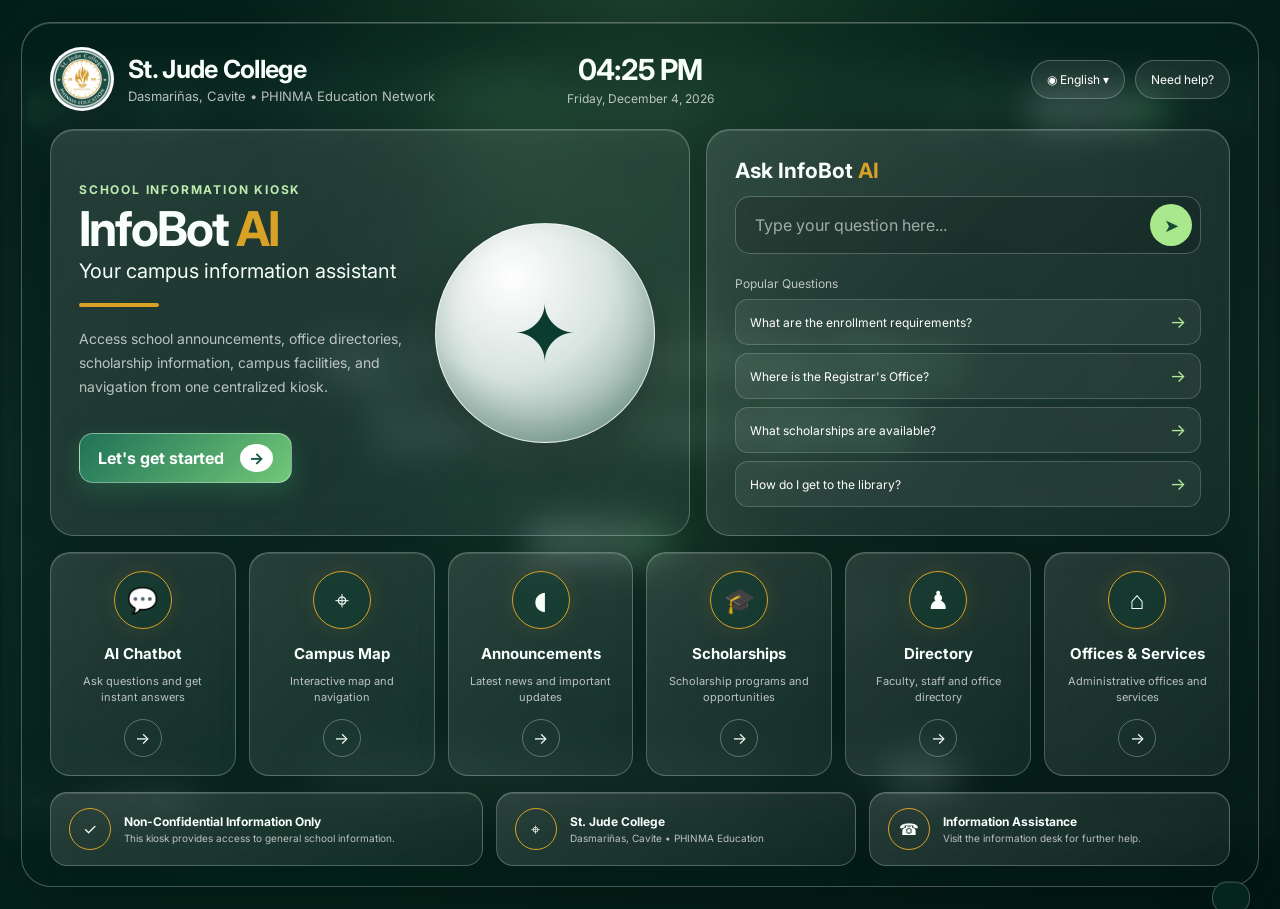
<file: source/index.html>
<!DOCTYPE html>
<html lang="en">
<head>
<meta charset="UTF-8">
<meta name="viewport" content="width=device-width, initial-scale=1.0">
<title>InfoBot AI | St. Jude College Dasmariñas</title>
<link rel="preconnect" href="https://fonts.googleapis.com">
<link rel="preconnect" href="https://fonts.gstatic.com" crossorigin>
<link href="https://fonts.googleapis.com/css2?family=Inter:wght@400;500;600;700;800&display=swap" rel="stylesheet">
<style>
:root{
  --green:#145744; --green2:#0b3c30; --green3:#1f7257;
  --gold:#d9a126; --lime:#a9e88c; --white:#fff;
  --text:#f8fffb; --muted:rgba(255,255,255,.70);
  --glass:rgba(8,46,37,.40); --glass2:rgba(255,255,255,.10);
  --line:rgba(255,255,255,.24); --shadow:0 24px 70px rgba(0,0,0,.28);
}
*{box-sizing:border-box}
html,body{margin:0;min-height:100%;font-family:Inter,Arial,sans-serif;color:var(--text)}
body{
  background:
    linear-gradient(120deg,rgba(4,37,30,.84),rgba(8,65,49,.56) 45%,rgba(4,30,25,.82)),
    url("assets/campus_photo.png") center/cover fixed;
  overflow-x:hidden;
}
body:before{
  content:"";position:fixed;inset:-30px;z-index:-1;
  background:inherit;filter:blur(3px);transform:scale(1.04);
}
body:after{
  content:"";position:fixed;inset:0;z-index:-1;pointer-events:none;
  background:radial-gradient(circle at 50% 0%,rgba(185,239,157,.14),transparent 38%);
}
button,input{font:inherit}
button{cursor:pointer}

.kiosk{
  width:min(1500px,calc(100% - 42px));
  margin:22px auto;
  min-height:calc(100vh - 44px);
  padding:24px 28px 20px;
  border:1px solid rgba(255,255,255,.28);
  border-radius:30px;
  background:rgba(3,30,24,.25);
  backdrop-filter:blur(18px);
  -webkit-backdrop-filter:blur(18px);
  box-shadow:var(--shadow),inset 0 1px 0 rgba(255,255,255,.16);
}
.glass{
  background:linear-gradient(135deg,rgba(255,255,255,.13),rgba(255,255,255,.055));
  border:1px solid var(--line);
  box-shadow:inset 0 1px 0 rgba(255,255,255,.14),0 12px 35px rgba(0,0,0,.10);
  backdrop-filter:blur(20px);
  -webkit-backdrop-filter:blur(20px);
}
header{
  display:grid;grid-template-columns:1fr auto 1fr;align-items:center;
  gap:20px;margin-bottom:18px;
}
.brand{display:flex;align-items:center;gap:14px}
.logo{width:64px;height:64px;border-radius:50%;object-fit:cover;background:#fff;border:2px solid rgba(255,255,255,.6)}
.brand h1{margin:0;font-size:25px;letter-spacing:-.7px}
.brand p{margin:4px 0 0;color:var(--muted);font-size:13px}
.clock{text-align:center}
.clock strong{display:block;font-size:29px;letter-spacing:-1px}
.clock span{font-size:12px;color:var(--muted)}
.header-right{display:flex;justify-content:flex-end;align-items:center;gap:10px}
.pill{
  border:1px solid var(--line);background:rgba(255,255,255,.07);
  color:#fff;border-radius:999px;padding:11px 15px;font-size:12px;
}
.phinma{
  height:40px;width:auto;object-fit:contain;filter:brightness(0) invert(1);opacity:.95;
  display:none;
}

.hero{display:grid;grid-template-columns:1.1fr .9fr;gap:16px}
.panel{border-radius:24px;padding:28px}
.welcome{min-height:335px;display:grid;grid-template-columns:1.2fr .8fr;align-items:center;overflow:hidden}
.eyebrow{font-size:12px;text-transform:uppercase;letter-spacing:1.8px;color:#bdebb0;font-weight:700}
h2{margin:8px 0 5px;font-size:48px;line-height:1.02;letter-spacing:-2px}
h2 em{font-style:normal;color:var(--gold)}
.subtitle{font-size:20px;margin:0 0 14px}
.description{max-width:580px;color:var(--muted);font-size:14px;line-height:1.7}
.line{width:80px;height:4px;background:var(--gold);border-radius:99px;margin:20px 0}
.robot{
  width:220px;height:220px;border-radius:50%;margin:auto;
  background:radial-gradient(circle at 35% 25%,#fff,#d7e3df 45%,#719387 100%);
  border:1px solid rgba(255,255,255,.7);
  box-shadow:0 22px 50px rgba(0,0,0,.25),inset 0 -18px 30px rgba(15,75,57,.2);
  display:grid;place-items:center;color:var(--green2);font-size:78px;
}
.start{
  margin-top:20px;padding:14px 18px;border-radius:14px;border:1px solid rgba(255,255,255,.4);
  background:linear-gradient(135deg,var(--green3),#72c878);color:#fff;font-weight:700;
  box-shadow:0 8px 25px rgba(60,200,120,.20);
}
.start span{margin-left:12px;background:#fff;color:var(--green);padding:4px 9px;border-radius:50%}

.ask h3{margin:0 0 13px;font-size:21px}
.ask h3 b{color:var(--gold)}
.search{
  display:flex;align-items:center;gap:10px;border:1px solid var(--line);
  background:rgba(0,0,0,.12);border-radius:15px;padding:7px 8px;
}
.search input{flex:1;background:transparent;border:0;outline:0;color:#fff;padding:11px}
.search input::placeholder{color:rgba(255,255,255,.58)}
.search button{width:42px;height:42px;border:0;border-radius:50%;background:var(--lime);color:#174a39;font-size:18px}
.ask-label{font-size:12px;color:var(--muted);margin:22px 0 8px}
.questions{display:grid;gap:8px}
.question{
  border:1px solid rgba(255,255,255,.18);background:rgba(255,255,255,.06);
  color:#fff;text-align:left;border-radius:13px;padding:12px 14px;
  display:flex;justify-content:space-between;align-items:center;font-size:12px;
  transition:.2s;
}
.question:hover{background:rgba(255,255,255,.13);transform:translateY(-1px)}
.question span{font-size:17px;color:#b7e99d}

.features{display:grid;grid-template-columns:repeat(6,1fr);gap:13px;margin-top:16px}
.feature{min-height:205px;border-radius:20px;padding:18px;text-align:center;transition:.25s}
.feature:hover{transform:translateY(-5px);background:rgba(255,255,255,.14)}
.ficon{
  width:58px;height:58px;margin:0 auto 15px;border-radius:50%;
  border:1px solid var(--gold);display:grid;place-items:center;font-size:25px;
  background:rgba(8,61,48,.35);box-shadow:0 0 22px rgba(217,161,38,.12);
}
.feature h3{font-size:15px;margin:0 0 7px}
.feature p{font-size:11px;line-height:1.45;color:var(--muted);min-height:32px}
.arrow{width:38px;height:38px;border-radius:50%;margin:13px auto 0;border:1px solid rgba(255,255,255,.3);display:grid;place-items:center}

.bottom{display:grid;grid-template-columns:1.2fr 1fr 1fr;gap:13px;margin-top:16px}
.info{border-radius:17px;padding:15px 18px;display:flex;align-items:center;gap:13px}
.info .ico{width:42px;height:42px;border-radius:50%;display:grid;place-items:center;border:1px solid var(--gold)}
.info strong{display:block;font-size:12px}.info span{display:block;color:var(--muted);font-size:10px;margin-top:3px}

.toast{
  position:fixed;right:30px;bottom:28px;z-index:20;max-width:360px;
  background:rgba(5,39,31,.92);border:1px solid rgba(255,255,255,.25);
  backdrop-filter:blur(18px);padding:15px 18px;border-radius:15px;
  box-shadow:var(--shadow);transform:translateY(130%);transition:.3s;font-size:13px;
}
.toast.show{transform:translateY(0)}

.modal{
  position:fixed;inset:0;background:rgba(0,0,0,.55);backdrop-filter:blur(10px);
  display:none;align-items:center;justify-content:center;z-index:10;padding:20px;
}
.modal.show{display:flex}
.modal-card{width:min(720px,100%);max-height:85vh;overflow:auto;border-radius:24px;padding:28px}
.modal-head{display:flex;justify-content:space-between;align-items:center}
.modal-head h3{margin:0;font-size:24px}
.close{background:rgba(255,255,255,.1);border:1px solid var(--line);color:#fff;border-radius:50%;width:38px;height:38px}
.modal-content{margin-top:20px;color:var(--muted);font-size:14px;line-height:1.7}
.modal-content .row{padding:14px 0;border-bottom:1px solid rgba(255,255,255,.12)}
.modal-content strong{color:#fff}

@media(max-width:1100px){
  .features{grid-template-columns:repeat(3,1fr)}
  .hero{grid-template-columns:1fr}
}
@media(max-width:760px){
  .kiosk{width:calc(100% - 18px);margin:9px;padding:16px;border-radius:22px}
  header{grid-template-columns:1fr auto}.clock{display:none}
  .brand h1{font-size:19px}.logo{width:50px;height:50px}
  .welcome{grid-template-columns:1fr}.robot{width:150px;height:150px;font-size:52px;margin-top:15px}
  h2{font-size:38px}.features{grid-template-columns:repeat(2,1fr)}
  .bottom{grid-template-columns:1fr}
}
@media(max-width:450px){.features{grid-template-columns:1fr}.panel{padding:20px}.header-right .pill:first-child{display:none}}
</style>
</head>
<body>
<div class="kiosk">

<header>
  <div class="brand">
    <img class="logo" src="assets/school_logo.png" alt="St. Jude College logo">
    <div>
      <h1>St. Jude College</h1>
      <p>Dasmariñas, Cavite • PHINMA Education Network</p>
    </div>
  </div>
  <div class="clock"><strong id="time">--:--</strong><span id="date">Loading date...</span></div>
  <div class="header-right"><button class="pill" id="language">◉ English ▾</button><button class="pill" id="help">Need help?</button></div>
</header>

<section class="hero">
  <div class="glass panel welcome">
    <div>
      <div class="eyebrow">School Information Kiosk</div>
      <h2>InfoBot <em>AI</em></h2>
      <p class="subtitle">Your campus information assistant</p>
      <div class="line"></div>
      <p class="description">Access school announcements, office directories, scholarship information, campus facilities, and navigation from one centralized kiosk.</p>
      <button class="start" data-open="chat">Let's get started <span>→</span></button>
    </div>
    <div class="robot" aria-label="InfoBot AI mascot">✦</div>
  </div>

  <div class="glass panel ask">
    <h3>Ask InfoBot <b>AI</b></h3>
    <form class="search" id="searchForm">
      <input id="searchInput" placeholder="Type your question here..." autocomplete="off">
      <button aria-label="Ask">➤</button>
    </form>
    <div class="ask-label">Popular Questions</div>
    <div class="questions">
      <button class="question" data-question="What are the enrollment requirements?">What are the enrollment requirements? <span>→</span></button>
      <button class="question" data-question="Where is the Registrar's Office?">Where is the Registrar's Office? <span>→</span></button>
      <button class="question" data-question="What scholarships are available?">What scholarships are available? <span>→</span></button>
      <button class="question" data-question="How do I get to the library?">How do I get to the library? <span>→</span></button>
    </div>
  </div>
</section>

<section class="features">
  <article class="glass feature" data-open="chat"><div class="ficon">💬</div><h3>AI Chatbot</h3><p>Ask questions and get instant answers</p><div class="arrow">→</div></article>
  <article class="glass feature" data-open="map"><div class="ficon">⌖</div><h3>Campus Map</h3><p>Interactive map and navigation</p><div class="arrow">→</div></article>
  <article class="glass feature" data-open="announcements"><div class="ficon">◖</div><h3>Announcements</h3><p>Latest news and important updates</p><div class="arrow">→</div></article>
  <article class="glass feature" data-open="scholarships"><div class="ficon">🎓</div><h3>Scholarships</h3><p>Scholarship programs and opportunities</p><div class="arrow">→</div></article>
  <article class="glass feature" data-open="directory"><div class="ficon">♟</div><h3>Directory</h3><p>Faculty, staff and office directory</p><div class="arrow">→</div></article>
  <article class="glass feature" data-open="offices"><div class="ficon">⌂</div><h3>Offices & Services</h3><p>Administrative offices and services</p><div class="arrow">→</div></article>
</section>

<section class="bottom">
  <div class="glass info"><div class="ico">✓</div><div><strong>Non-Confidential Information Only</strong><span>This kiosk provides access to general school information.</span></div></div>
  <div class="glass info"><div class="ico">⌖</div><div><strong>St. Jude College</strong><span>Dasmariñas, Cavite • PHINMA Education</span></div></div>
  <div class="glass info"><div class="ico">☎</div><div><strong>Information Assistance</strong><span>Visit the information desk for further help.</span></div></div>
</section>
</div>

<div class="toast" id="toast"></div>

<div class="modal" id="modal">
  <div class="glass modal-card">
    <div class="modal-head"><h3 id="modalTitle">InfoBot AI</h3><button class="close" id="closeModal">×</button></div>
    <div class="modal-content" id="modalContent"></div>
  </div>
</div>

<script>
const modal = document.getElementById('modal');
const title = document.getElementById('modalTitle');
const content = document.getElementById('modalContent');
const toast = document.getElementById('toast');

function showToast(msg){
  toast.textContent=msg; toast.classList.add('show');
  clearTimeout(window.toastTimer);
  window.toastTimer=setTimeout(()=>toast.classList.remove('show'),2800);
}
function openModal(type, question=''){
  const data={
    chat:{
      title:'Ask InfoBot AI',
      html:`<p>Welcome to the InfoBot AI interface. This frontend demonstrates the conversational experience described in the proposed study.</p><div class="row"><strong>Your question</strong><br>${question || 'How can I help you today?'}</div><div class="row"><strong>Prototype response</strong><br>This is a frontend-only demonstration. A future backend/AI service can provide the verified school response here.</div>`
    },
    map:{
      title:'Campus Map',
      html:`<p>Campus navigation interface preview.</p><div class="row"><strong>Available locations</strong><br>Registrar • Admissions • Student Affairs • Cashier • Library • Classrooms • Laboratories • Campus Facilities</div><div class="row"><strong>Prototype status</strong><br>Map visuals are ready for integration with the school's actual campus map.</div>`
    },
    announcements:{
      title:'School Announcements',
      html:`<div class="row"><strong>Enrollment Information</strong><br>View current enrollment procedures and related office information.</div><div class="row"><strong>Scholarship Opportunities</strong><br>View available scholarship information and application guidance.</div><div class="row"><strong>Campus Updates</strong><br>View important school and facility announcements.</div>`
    },
    scholarships:{
      title:'Scholarships',
      html:`<p>Centralized scholarship information area.</p><div class="row"><strong>Information included</strong><br>Scholarship programs, opportunities, eligibility information, and application guidance.</div>`
    },
    directory:{
      title:'Faculty & Office Directory',
      html:`<div class="row"><strong>Registrar</strong><br>Administrative Office</div><div class="row"><strong>Admissions Office</strong><br>Administrative Office</div><div class="row"><strong>Student Affairs Office</strong><br>Student Services</div><div class="row"><strong>Faculty Directory</strong><br>Faculty information</div>`
    },
    offices:{
      title:'Offices & Services',
      html:`<div class="row"><strong>Registrar</strong><br>Enrollment and academic administrative information.</div><div class="row"><strong>Admissions</strong><br>Admissions-related information and guidance.</div><div class="row"><strong>Student Affairs</strong><br>Student services and support information.</div><div class="row"><strong>Cashier</strong><br>General office information only; no financial records are exposed.</div>`
    }
  };
  title.textContent=data[type].title;
  content.innerHTML=data[type].html;
  modal.classList.add('show');
}
document.querySelectorAll('[data-open]').forEach(el=>el.addEventListener('click',()=>openModal(el.dataset.open)));
document.querySelectorAll('.question').forEach(btn=>btn.addEventListener('click',()=>openModal('chat',btn.dataset.question)));
document.getElementById('closeModal').onclick=()=>modal.classList.remove('show');
modal.addEventListener('click',e=>{if(e.target===modal) modal.classList.remove('show')});

document.getElementById('searchForm').addEventListener('submit',e=>{
  e.preventDefault();
  const q=document.getElementById('searchInput').value.trim();
  if(!q){showToast('Please enter a school-related question.');return}
  openModal('chat',q);
});

document.getElementById('help').onclick=()=>showToast('Please visit the Information Desk for additional assistance.');
document.getElementById('language').onclick=()=>showToast('Language selector is a frontend placeholder.');

function updateClock(){
  const now=new Date();
  document.getElementById('time').textContent=now.toLocaleTimeString([], {hour:'2-digit',minute:'2-digit'});
  document.getElementById('date').textContent=now.toLocaleDateString([], {weekday:'long',month:'long',day:'numeric',year:'numeric'});
}
updateClock(); setInterval(updateClock,1000);
</script>
</body>
</html>
</file>
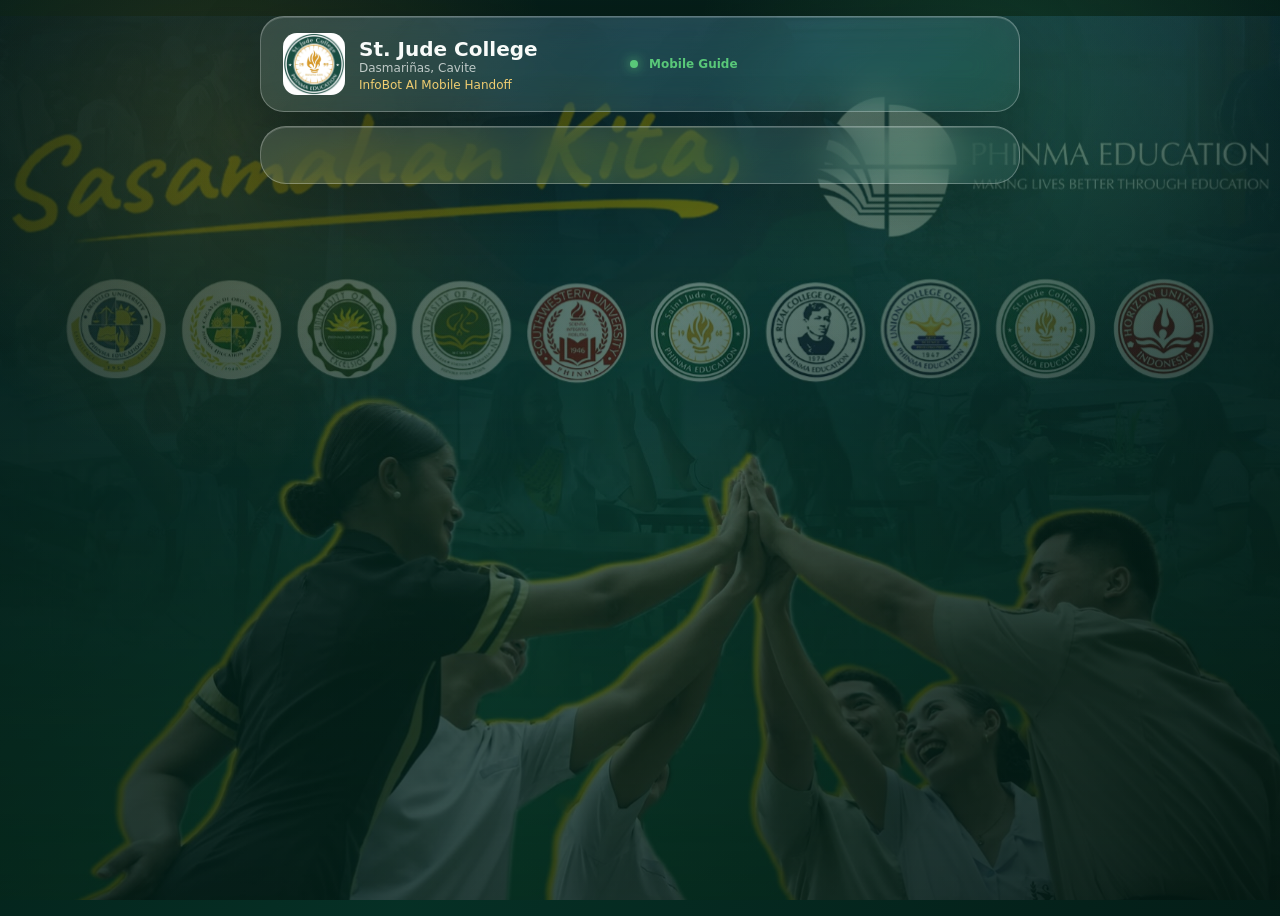
<file: mobile.html>
<!doctype html><html lang="en"><head><meta charset="utf-8"><meta name="viewport" content="width=device-width,initial-scale=1"><meta name="theme-color" content="#07382c"><title>InfoBot AI Mobile</title><link rel="stylesheet" href="styles.css"></head><body><main class="kiosk" style="max-width:760px"><header class="top glass"><div class="brand"><img src="assets/st-jude-logo.png" alt="St. Jude College logo"><div><b>St. Jude College</b><span>Dasmariñas, Cavite</span><small>InfoBot AI Mobile Handoff</small></div></div><div class="status"><i></i> Mobile Guide</div></header><section class="glass" style="margin-top:14px;padding:28px;border-radius:26px" id="content"></section></main><script>const id=new URLSearchParams(location.search).get('room')||'registrar';const r=rooms.find(x=>x.id===id)||rooms[0];document.querySelector('#content').innerHTML=`<span class="eyebrow">MOBILE CAMPUS GUIDE</span><h1 style="font-size:38px;margin:10px 0">${r.name}</h1><p style="color:var(--muted);line-height:1.7"><b>${r.location}</b><br>${r.floor} Floor<br><br><b>Operating Hours</b><br>${r.hours}<br><br><b>Services</b><br>${r.services}<br><br><b>Contact</b><br>${r.contact}</p><div class="card-actions"><button class="primary" onclick="history.back()">← Back</button><button onclick="alert('Prototype directions: follow the campus map signage to '+r.location)">↗ Directions</button></div>`;</script></body></html>
</file>
<file: styles.css>
:root{--green-950:#05251e;--green-900:#07382c;--green-800:#0a4b3b;--green-700:#0f674b;--green:#16824f;--green-bright:#59c879;--gold:#dca528;--gold-soft:#f2cf72;--white:#f8fbf9;--muted:rgba(248,251,249,.72);--glass:rgba(8,47,38,.34);--glass-strong:rgba(5,37,30,.72);--border:rgba(255,255,255,.28);--border-soft:rgba(255,255,255,.15);--shadow:0 24px 70px rgba(0,0,0,.28);--blur:22px;--radius:26px}*{box-sizing:border-box}html,body{margin:0;min-height:100%;font-family:Inter,system-ui,sans-serif;color:var(--white);background:#061f1a}body{min-height:100vh;background:linear-gradient(115deg,rgba(2,27,21,.84),rgba(5,64,48,.52) 48%,rgba(3,28,22,.82)),url("assets/campus-background.jpg") center/cover fixed no-repeat}body:before{content:"";position:fixed;inset:0;pointer-events:none;background:radial-gradient(circle at 18% 15%,rgba(220,165,40,.14),transparent 26%),radial-gradient(circle at 78% 10%,rgba(89,200,121,.16),transparent 24%),linear-gradient(to bottom,rgba(4,27,22,.08),rgba(2,21,17,.55))}.ambient{position:fixed;border-radius:50%;filter:blur(75px);opacity:.18;pointer-events:none}.a{width:300px;height:300px;background:var(--gold);left:-100px;top:40%}.b{width:360px;height:360px;background:var(--green-bright);right:-120px;top:5%}.kiosk{width:min(1480px,calc(100% - 34px));margin:16px auto 24px;position:relative;z-index:1}.glass{background:linear-gradient(135deg,rgba(255,255,255,.13),rgba(255,255,255,.055));border:1px solid var(--border);box-shadow:inset 0 1px 0 rgba(255,255,255,.16),var(--shadow);backdrop-filter:blur(var(--blur)) saturate(125%);-webkit-backdrop-filter:blur(var(--blur)) saturate(125%)}button,input{font:inherit}button{color:inherit;cursor:pointer}.top{min-height:94px;border-radius:24px;padding:16px 22px;display:grid;grid-template-columns:1.4fr .7fr 1fr;align-items:center;gap:18px}.brand{display:flex;align-items:center;gap:14px}.brand img{width:62px;height:62px;object-fit:contain;border-radius:14px;background:rgba(255,255,255,.08)}.brand b{display:block;font-size:20px}.brand span,.brand small,.clock span,.status{display:block;color:var(--muted);font-size:12px}.brand small{color:var(--gold-soft);margin-top:3px}.status{justify-self:center;color:var(--green-bright);font-weight:700}.status i{display:inline-block;width:8px;height:8px;border-radius:50%;background:var(--green-bright);margin-right:7px;box-shadow:0 0 12px var(--green-bright)}.clock{text-align:right}.clock b{font-size:24px}.nav{display:flex;gap:8px;padding:8px;margin:12px 0;border-radius:18px;overflow:auto}.nav button,.tabs button{border:0;background:transparent;padding:13px 18px;min-height:48px;border-radius:13px;font-weight:700;color:var(--muted);white-space:nowrap}.nav button.active,.tabs button.active{background:linear-gradient(135deg,rgba(220,165,40,.28),rgba(22,130,79,.25));color:var(--white);border:1px solid rgba(220,165,40,.3)}.view{display:none}.view.active{display:block;animation:fade .25s ease}@keyframes fade{from{opacity:0;transform:translateY(5px)}to{opacity:1;transform:none}}.chat-hero{min-height:260px;border-radius:var(--radius);padding:34px 40px;display:flex;align-items:center;justify-content:space-between;overflow:hidden}.eyebrow{font-size:11px;letter-spacing:.16em;color:var(--gold-soft);font-weight:800}.chat-title{max-width:760px}.chat-title h1{font-size:clamp(36px,5vw,68px);line-height:.98;margin:12px 0}.chat-title h1 em{font-style:normal;color:var(--gold)}.chat-title p{color:var(--muted);font-size:16px;max-width:650px}.chips{display:flex;flex-wrap:wrap;gap:9px;margin-top:20px}.chips button,.tag{min-height:48px;padding:11px 16px;border-radius:999px;border:1px solid var(--border-soft);background:rgba(255,255,255,.07);color:var(--white)}.chips button:hover{border-color:var(--gold);background:rgba(220,165,40,.12)}.ai-orb{width:190px;height:190px;position:relative;display:grid;place-items:center;flex:none}.orb-ring,.orb-core{position:absolute;border-radius:50%}.orb-ring{inset:5px;border:1px solid rgba(220,165,40,.4);box-shadow:0 0 55px rgba(220,165,40,.18),inset 0 0 35px rgba(89,200,121,.12);animation:pulse 3s ease-in-out infinite}.orb-core{width:112px;height:112px;background:radial-gradient(circle at 35% 30%,#59c879,#0a4b3b 70%);border:1px solid rgba(255,255,255,.3);display:grid;place-items:center;font-size:32px;font-weight:900;box-shadow:0 0 35px rgba(89,200,121,.28)}.ai-orb span{position:absolute;bottom:-2px;text-align:center;font-size:10px;letter-spacing:.15em;color:var(--gold-soft)}@keyframes pulse{50%{transform:scale(1.06);opacity:.65}}.chat-layout{display:grid;grid-template-columns:minmax(0,1fr) 280px;gap:16px;margin-top:16px}.chat{height:calc(100vh - 430px);min-height:470px;border-radius:var(--radius);display:flex;flex-direction:column;overflow:hidden}.chat-head{padding:16px 20px;border-bottom:1px solid var(--border-soft);display:flex;align-items:center;gap:12px}.avatar{width:42px;height:42px;border-radius:50%;display:grid;place-items:center;background:rgba(220,165,40,.16);border:1px solid rgba(220,165,40,.32);color:var(--gold-soft);font-weight:900}.chat-head span{display:block;color:var(--muted);font-size:11px}.icon-btn{margin-left:auto;min-width:48px;min-height:48px;border:1px solid var(--border-soft);background:rgba(255,255,255,.06);border-radius:12px}.messages{flex:1;overflow:auto;padding:22px;display:flex;flex-direction:column;gap:14px}.msg{max-width:min(720px,82%);display:flex;gap:9px}.msg.user{align-self:flex-end;flex-direction:row-reverse}.bubble{padding:13px 16px;border-radius:17px;background:rgba(255,255,255,.09);border:1px solid var(--border-soft);line-height:1.55;font-size:14px}.user .bubble{background:linear-gradient(135deg,rgba(220,165,40,.28),rgba(220,165,40,.1));border-color:rgba(220,165,40,.3)}.msg-time{font-size:9px;color:var(--muted);margin-top:5px}.msg-actions{display:flex;gap:6px;margin-top:9px;flex-wrap:wrap}.msg-actions button{min-height:40px;border:1px solid var(--border-soft);border-radius:10px;background:rgba(255,255,255,.06);padding:7px 10px;font-size:11px}.map-link{border-color:rgba(89,200,121,.4)!important;color:var(--green-bright)}.qr-wrap{margin-top:12px;padding:12px;background:#fff;border-radius:12px;width:max-content;color:#111}.qr-wrap small{display:block;color:#333;margin-top:6px;font-size:9px;max-width:128px}.typing{display:flex;gap:4px;padding:5px}.typing i{width:7px;height:7px;background:var(--muted);border-radius:50%;animation:b 1s infinite}.typing i:nth-child(2){animation-delay:.15s}.typing i:nth-child(3){animation-delay:.3s}@keyframes b{50%{opacity:.25;transform:translateY(-3px)}}.composer{display:flex;gap:10px;padding:14px;border-top:1px solid var(--border-soft)}.composer input,.section-search,.map-side input{width:100%;min-height:52px;border-radius:14px;border:1px solid var(--border-soft);background:rgba(0,0,0,.16);color:var(--white);padding:0 16px;outline:0}.composer input:focus,.section-search:focus,.map-side input:focus{border-color:var(--gold)}.send{width:56px;min-width:56px;border:0;border-radius:14px;background:var(--gold);color:#162116;font-weight:900}.quick{border-radius:var(--radius);padding:18px;height:max-content}.quick h3{margin:2px 0 10px}.quick button{width:100%;text-align:left;min-height:72px;padding:12px;border:1px solid var(--border-soft);background:rgba(255,255,255,.05);border-radius:14px;margin-top:8px}.quick span{display:block;color:var(--muted);font-size:11px;margin-top:4px}.section-head{display:flex;justify-content:space-between;align-items:end;gap:20px;margin:22px 4px 16px}.section-head h2{font-size:34px;margin:7px 0}.section-head p{color:var(--muted);margin:0}.section-search{max-width:350px}.map-controls{display:flex;gap:7px}.map-controls button{min-width:48px;min-height:48px;border:1px solid var(--border-soft);border-radius:12px;background:rgba(255,255,255,.07)}.map-layout{display:grid;grid-template-columns:290px 1fr;gap:16px}.map-side{padding:16px;border-radius:var(--radius)}.floors{display:flex;gap:7px;margin:12px 0}.floors button{flex:1;min-height:48px;border:1px solid var(--border-soft);background:rgba(255,255,255,.06);border-radius:11px}.floors button.active{background:rgba(220,165,40,.18);border-color:rgba(220,165,40,.45)}#mapResults{display:grid;gap:7px}.map-result{padding:12px;border:1px solid var(--border-soft);background:rgba(255,255,255,.04);border-radius:11px;text-align:left}.map-result small{display:block;color:var(--muted);margin-top:3px}.map-stage{height:600px;border-radius:var(--radius);padding:18px;position:relative;overflow:hidden}.map-canvas{height:100%;display:grid;place-items:center;overflow:hidden}.building{width:min(820px,90%);height:min(450px,75%);position:relative;background:linear-gradient(135deg,rgba(255,255,255,.18),rgba(255,255,255,.06));border:2px solid rgba(255,255,255,.25);border-radius:24px;box-shadow:inset 0 0 0 12px rgba(0,0,0,.05);transition:transform .25s}.corridor{position:absolute;left:8%;right:8%;top:44%;height:12%;background:rgba(220,165,40,.12);border:1px dashed rgba(220,165,40,.3)}.room{position:absolute;min-width:130px;min-height:74px;padding:10px;display:grid;place-items:center;text-align:center;background:rgba(7,56,44,.7);border:1px solid rgba(255,255,255,.22);border-radius:13px;font-size:11px;cursor:pointer;transition:.2s}.room:hover,.room.focus{transform:scale(1.06);border-color:var(--gold);box-shadow:0 0 25px rgba(220,165,40,.2)}.r1{left:7%;top:10%}.r2{left:38%;top:10%}.r3{right:7%;top:10%}.r4{left:7%;bottom:10%}.r5{left:38%;bottom:10%}.r6{right:7%;bottom:10%}.map-pin{position:absolute;left:50%;top:50%;transform:translate(-50%,-50%);font-size:44px;color:var(--gold);text-shadow:0 0 20px rgba(220,165,40,.6);opacity:0;transition:.25s}.map-pin.show{opacity:1}.map-tip{position:absolute;bottom:18px;left:18px;background:rgba(5,37,30,.8);padding:10px 13px;border-radius:10px;font-size:11px;color:var(--muted)}.card-grid{display:grid;grid-template-columns:repeat(3,1fr);gap:14px}.info-card{border-radius:18px;padding:18px;min-height:190px}.info-card h3{margin:8px 0}.info-card p{color:var(--muted);font-size:13px;line-height:1.5}.meta{display:flex;flex-wrap:wrap;gap:7px;margin:12px 0}.tag{min-height:auto;padding:6px 9px;font-size:10px}.tag.gold{color:var(--gold-soft);border-color:rgba(220,165,40,.35)}.tag.ok{color:var(--green-bright);border-color:rgba(89,200,121,.35)}.card-actions{display:flex;gap:7px;margin-top:14px}.card-actions button{min-height:44px;padding:8px 12px;border-radius:10px;border:1px solid var(--border-soft);background:rgba(255,255,255,.06)}.card-actions .primary{background:var(--gold);color:#14251c;border-color:var(--gold);font-weight:800}.tabs{display:flex;gap:8px;overflow:auto;margin-bottom:14px}.modal{position:fixed;inset:0;display:none;place-items:center;background:rgba(0,0,0,.55);z-index:20;padding:20px}.modal.open{display:grid}.modal-card{width:min(640px,100%);max-height:85vh;overflow:auto;border-radius:22px;padding:28px;position:relative}.modal-close{position:absolute;right:15px;top:15px;width:48px;height:48px;border:1px solid var(--border-soft);background:rgba(255,255,255,.06);border-radius:12px;font-size:25px}.modal-card h2{margin:0 45px 12px 0}.modal-card p,.modal-card li{color:var(--muted);line-height:1.6}.modal-card li{margin:7px 0}.modal-qr{display:grid;place-items:center;margin-top:18px}.modal-qr #qr{background:#fff;padding:10px;border-radius:10px}@media(max-width:1050px){.chat-layout{grid-template-columns:1fr}.quick{display:grid;grid-template-columns:repeat(2,1fr);gap:8px}.quick h3{grid-column:1/-1}.quick button{margin:0}.card-grid{grid-template-columns:repeat(2,1fr)}.top{grid-template-columns:1fr auto}.status{justify-self:end}.clock{display:none}}@media(max-width:700px){.kiosk{width:calc(100% - 18px)}.top{grid-template-columns:1fr}.status{justify-self:start}.chat-hero{padding:24px;min-height:0}.ai-orb{display:none}.chat-title h1{font-size:40px}.chat{height:650px}.map-layout{grid-template-columns:1fr}.map-stage{height:500px}.card-grid{grid-template-columns:1fr}.section-head{align-items:stretch;flex-direction:column}.section-search{max-width:none}.quick{grid-template-columns:1fr}.room{min-width:90px;min-height:60px;font-size:9px}.building{height:380px}}
</file>
